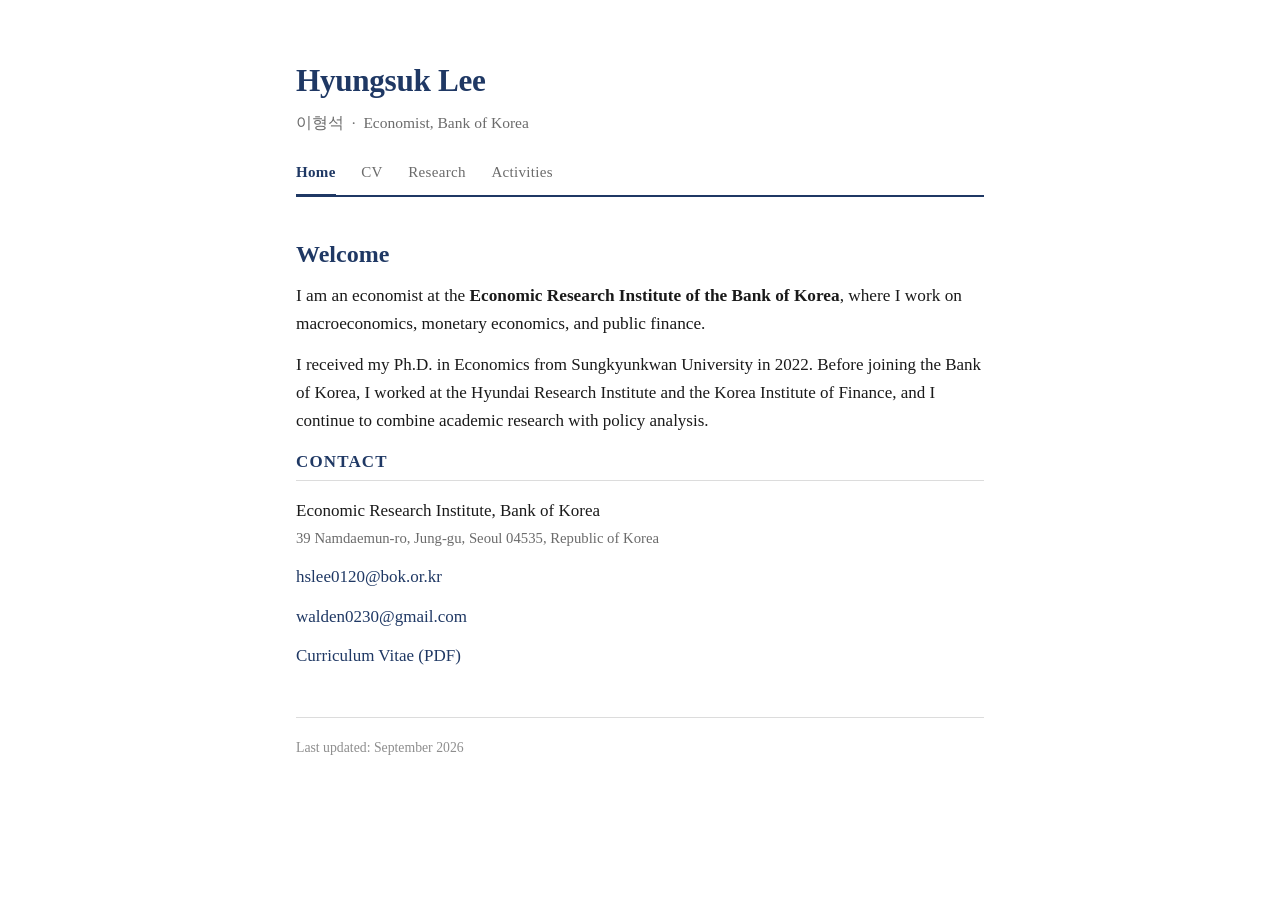
<file: index.html>
<!DOCTYPE html>
<html lang="en">
<head>
<meta charset="utf-8">
<meta name="viewport" content="width=device-width, initial-scale=1">
<title>Hyungsuk Lee — Economist, Bank of Korea</title>
<meta name="description" content="Hyungsuk Lee is an economist at the Economic Research Institute, Bank of Korea. Research in macroeconomics, monetary economics, and public finance.">
<link rel="stylesheet" href="style.css">
</head>
<body>

<header>
  <h1><a href="index.html">Hyungsuk Lee</a></h1>
  <p class="sub">이형석 &nbsp;·&nbsp; Economist, Bank of Korea</p>
  <nav>
    <a href="index.html" class="active">Home</a>
    <a href="cv.html">CV</a>
    <a href="research.html">Research</a>
    <a href="activities.html">Activities</a>
  </nav>
</header>

<main>

<section class="hero">
  <h2 class="welcome">Welcome</h2>
  <p class="lede">
    I am an economist at the <strong>Economic Research Institute of the Bank of Korea</strong>,
    where I work on macroeconomics, monetary economics, and public finance.
  </p>
  <p>
    I received my Ph.D. in Economics from Sungkyunkwan University in 2022. Before joining
    the Bank of Korea, I worked at the Hyundai Research Institute and the Korea Institute
    of Finance, and I continue to combine academic research with policy analysis.
  </p>
</section>



<section>
  <h2>Contact</h2>
  <ul class="plain">
    <li>Economic Research Institute, Bank of Korea<br>
      <span class="sub2">39 Namdaemun-ro, Jung-gu, Seoul 04535, Republic of Korea</span></li>
    <li><a href="mailto:hslee0120@bok.or.kr">hslee0120@bok.or.kr</a></li>
    <li><a href="mailto:walden0230@gmail.com">walden0230@gmail.com</a></li>
    <li><a href="cv/CV_HyungsukLee.pdf">Curriculum Vitae (PDF)</a></li>
  </ul>
</section>

</main>

<footer>
  <p>Last updated: September 2026</p>
</footer>

</body>
</html>
</file>
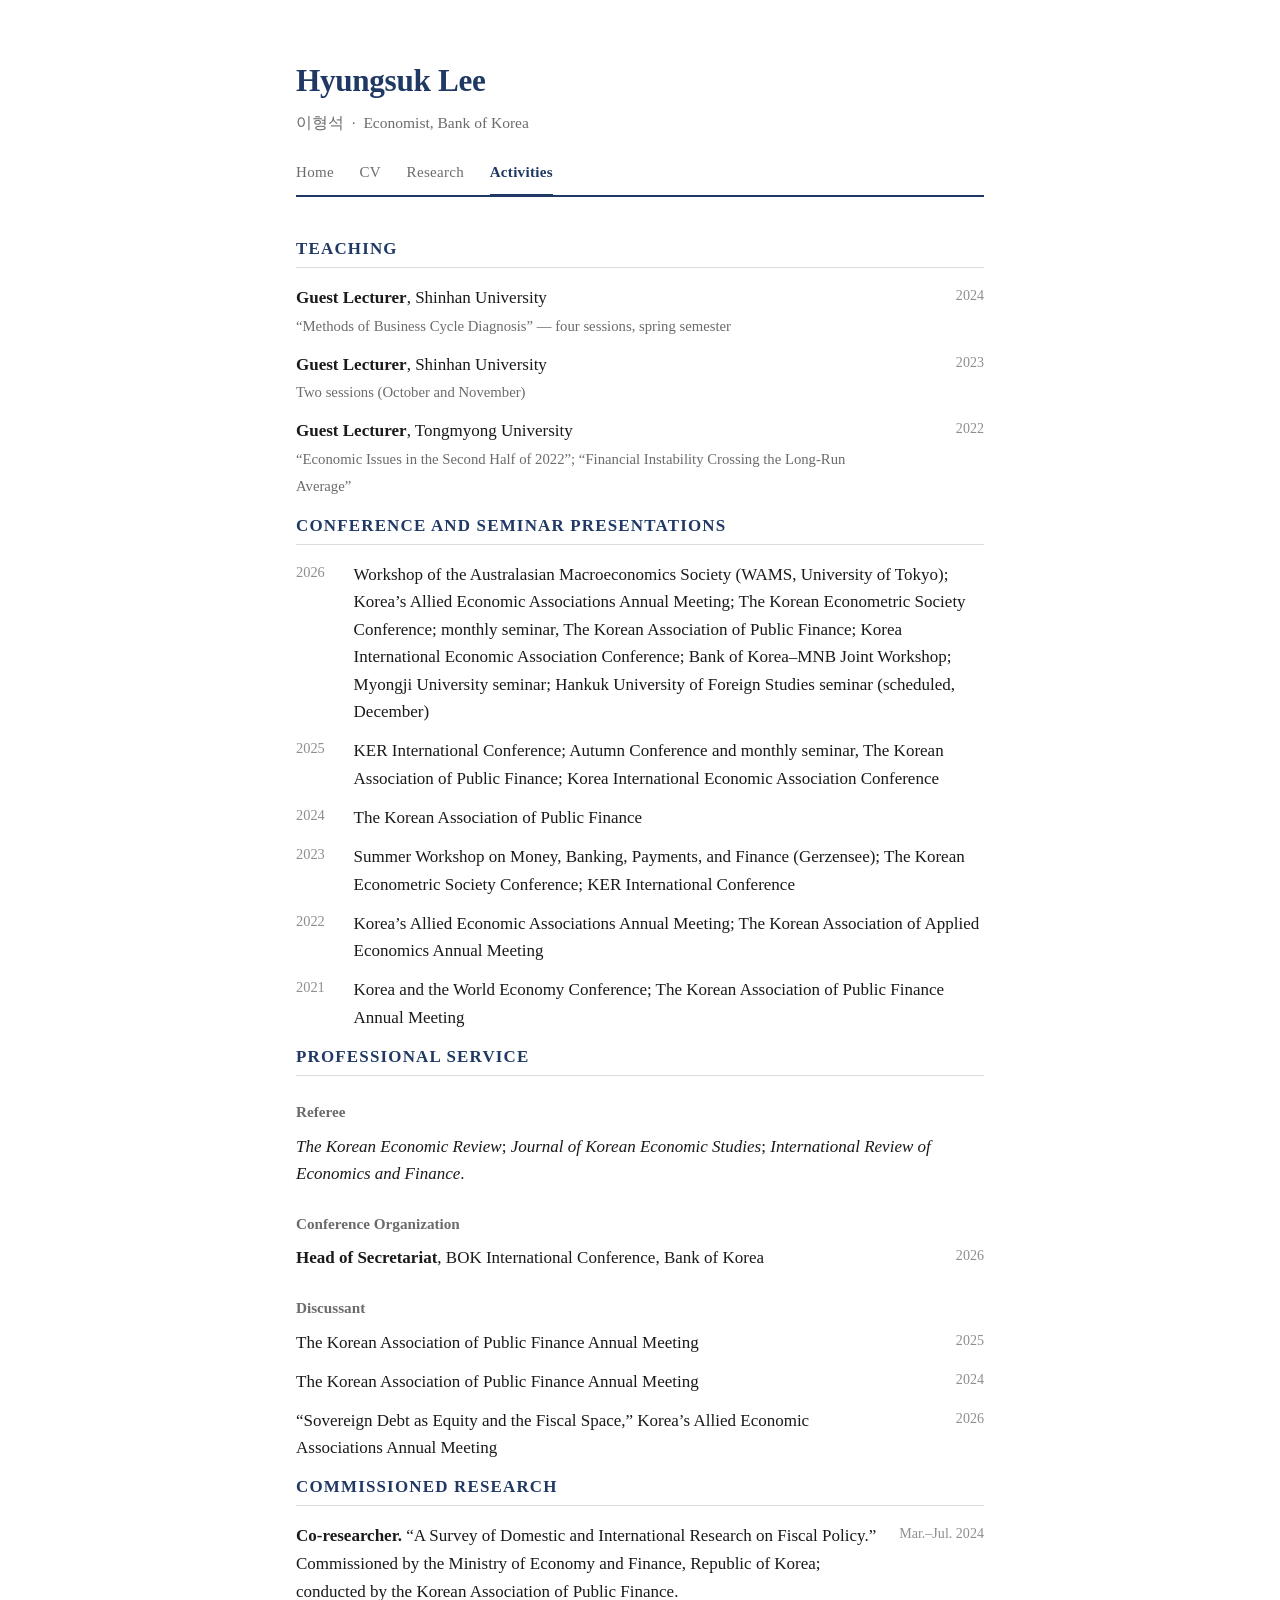
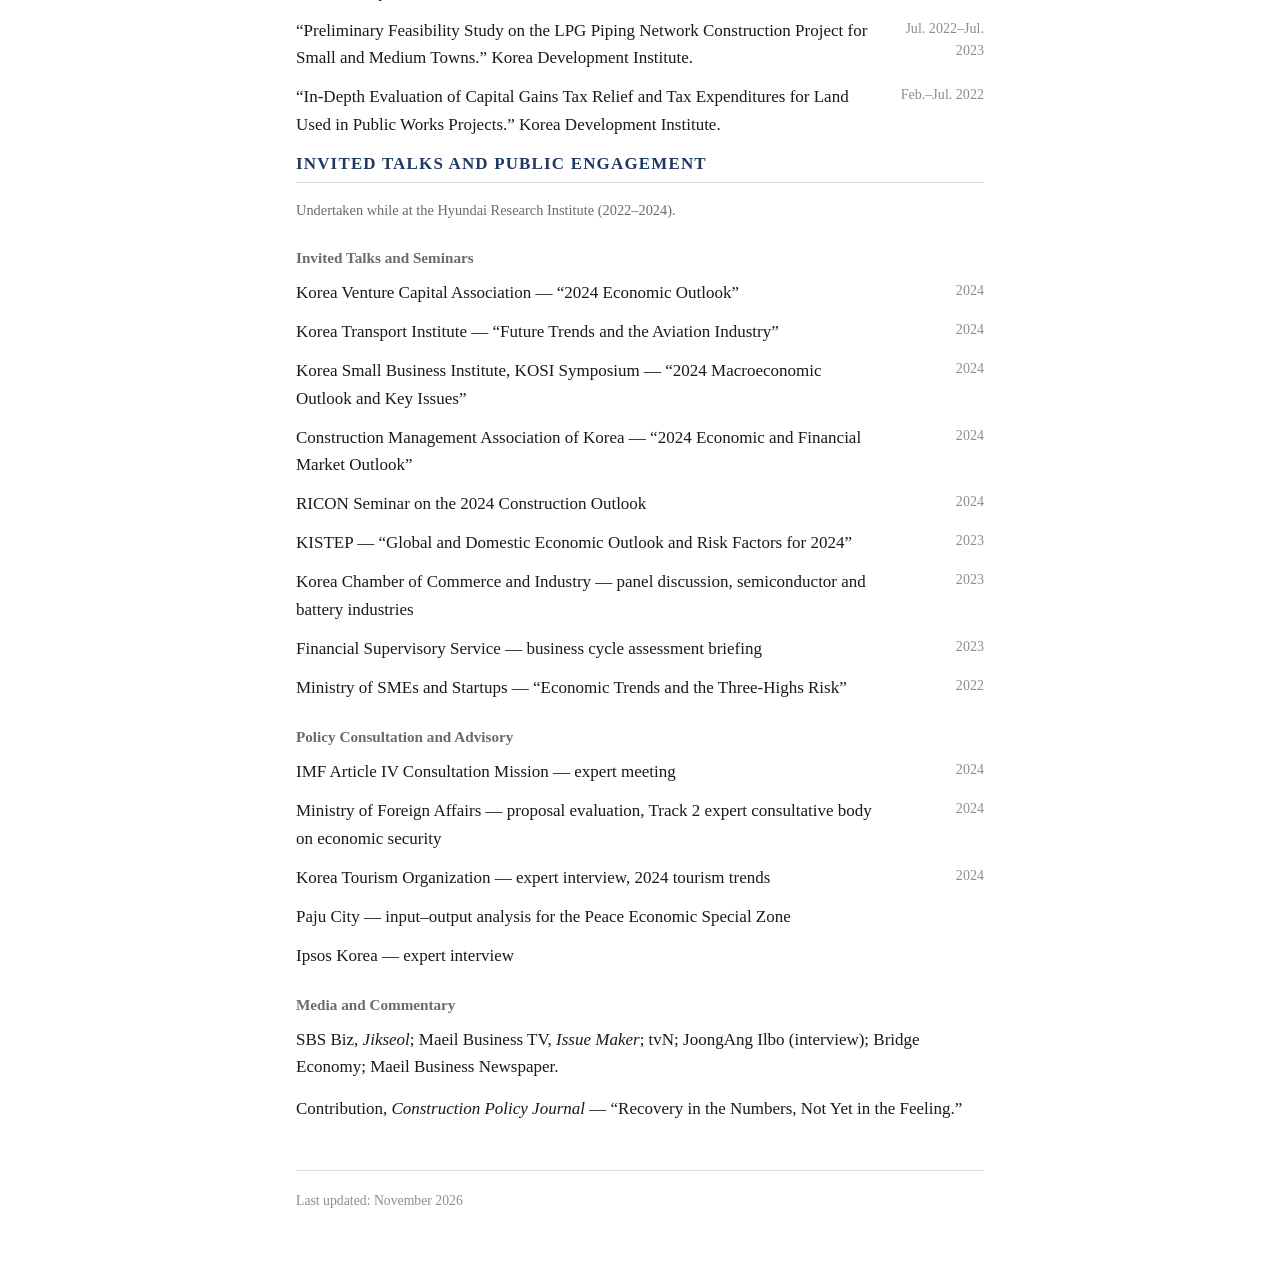
<file: activities.html>
<!DOCTYPE html>
<html lang="en">
<head>
<meta charset="utf-8">
<meta name="viewport" content="width=device-width, initial-scale=1">
<title>Activities — Hyungsuk Lee</title>
<meta name="description" content="Teaching, conference presentations, professional service, commissioned research, invited talks, and public engagement by Hyungsuk Lee.">
<link rel="stylesheet" href="style.css">
</head>
<body>

<header>
  <h1><a href="index.html">Hyungsuk Lee</a></h1>
  <p class="sub">이형석 &nbsp;·&nbsp; Economist, Bank of Korea</p>
  <nav>
    <a href="index.html">Home</a>
    <a href="cv.html">CV</a>
    <a href="research.html">Research</a>
    <a href="activities.html" class="active">Activities</a>
  </nav>
</header>

<main>

<section>
  <h2>Teaching</h2>
  <ul class="plain">
    <li><strong>Guest Lecturer</strong>, Shinhan University <span class="yr">2024</span><br>
      <span class="sub2">“Methods of Business Cycle Diagnosis” — four sessions, spring semester</span></li>
    <li><strong>Guest Lecturer</strong>, Shinhan University <span class="yr">2023</span><br>
      <span class="sub2">Two sessions (October and November)</span></li>
    <li><strong>Guest Lecturer</strong>, Tongmyong University <span class="yr">2022</span><br>
      <span class="sub2">“Economic Issues in the Second Half of 2022”;
      “Financial Instability Crossing the Long-Run Average”</span></li>
  </ul>
</section>

<section>
  <h2>Conference and Seminar Presentations</h2>
  <ul class="plain years">
    <li><span class="y">2026</span> Workshop of the Australasian Macroeconomics Society
      (WAMS, University of Tokyo); Korea’s Allied Economic Associations Annual Meeting;
      The Korean Econometric Society Conference;
      monthly seminar, The Korean Association of Public Finance;
      Korea International Economic Association Conference;
      Bank of Korea–MNB Joint Workshop; Myongji University seminar;
      Hankuk University of Foreign Studies seminar (scheduled, December)</li>
    <li><span class="y">2025</span> KER International Conference;
      Autumn Conference and monthly seminar, The Korean Association of Public Finance;
      Korea International Economic Association Conference</li>
    <li><span class="y">2024</span> The Korean Association of Public Finance</li>
    <li><span class="y">2023</span> Summer Workshop on Money, Banking, Payments, and Finance
      (Gerzensee); The Korean Econometric Society Conference; KER International Conference</li>
    <li><span class="y">2022</span> Korea’s Allied Economic Associations Annual Meeting;
      The Korean Association of Applied Economics Annual Meeting</li>
    <li><span class="y">2021</span> Korea and the World Economy Conference;
      The Korean Association of Public Finance Annual Meeting</li>
  </ul>
</section>

<section>
  <h2>Professional Service</h2>

  <h3>Referee</h3>
  <p><em>The Korean Economic Review</em>; <em>Journal of Korean Economic Studies</em>;
     <em>International Review of Economics and Finance</em>.</p>

  <h3>Conference Organization</h3>
  <ul class="plain">
    <li><strong>Head of Secretariat</strong>, BOK International Conference, Bank of Korea
      <span class="yr">2026</span></li>
  </ul>

  <h3>Discussant</h3>
  <ul class="plain">
    <li>The Korean Association of Public Finance Annual Meeting <span class="yr">2025</span></li>
    <li>The Korean Association of Public Finance Annual Meeting <span class="yr">2024</span></li>
    <li>“Sovereign Debt as Equity and the Fiscal Space,”
      Korea’s Allied Economic Associations Annual Meeting <span class="yr">2026</span></li>
  </ul>
</section>

<section>
  <h2>Commissioned Research</h2>
  <ul class="plain">
    <li><strong>Co-researcher.</strong> “A Survey of Domestic and International Research on
      Fiscal Policy.” Commissioned by the Ministry of Economy and Finance, Republic of Korea;
      conducted by the Korean Association of Public Finance.
      <span class="yr">Mar.–Jul. 2024</span></li>

    <li>“Preliminary Feasibility Study on the LPG Piping Network Construction Project for
      Small and Medium Towns.” Korea Development Institute.
      <span class="yr">Jul. 2022–Jul. 2023</span></li>

    <li>“In-Depth Evaluation of Capital Gains Tax Relief and Tax Expenditures for Land Used
      in Public Works Projects.” Korea Development Institute.
      <span class="yr">Feb.–Jul. 2022</span></li>
  </ul>
</section>

<section>
  <h2>Invited Talks and Public Engagement</h2>
  <p class="note">Undertaken while at the Hyundai Research Institute (2022–2024).</p>

  <h3>Invited Talks and Seminars</h3>
  <ul class="plain">
    <li>Korea Venture Capital Association — “2024 Economic Outlook” <span class="yr">2024</span></li>
    <li>Korea Transport Institute — “Future Trends and the Aviation Industry” <span class="yr">2024</span></li>
    <li>Korea Small Business Institute, KOSI Symposium — “2024 Macroeconomic Outlook and Key Issues” <span class="yr">2024</span></li>
    <li>Construction Management Association of Korea — “2024 Economic and Financial Market Outlook” <span class="yr">2024</span></li>
    <li>RICON Seminar on the 2024 Construction Outlook <span class="yr">2024</span></li>
    <li>KISTEP — “Global and Domestic Economic Outlook and Risk Factors for 2024” <span class="yr">2023</span></li>
    <li>Korea Chamber of Commerce and Industry — panel discussion, semiconductor and battery industries <span class="yr">2023</span></li>
    <li>Financial Supervisory Service — business cycle assessment briefing <span class="yr">2023</span></li>
    <li>Ministry of SMEs and Startups — “Economic Trends and the Three-Highs Risk” <span class="yr">2022</span></li>
  </ul>

  <h3>Policy Consultation and Advisory</h3>
  <ul class="plain">
    <li>IMF Article IV Consultation Mission — expert meeting <span class="yr">2024</span></li>
    <li>Ministry of Foreign Affairs — proposal evaluation, Track 2 expert consultative body on economic security <span class="yr">2024</span></li>
    <li>Korea Tourism Organization — expert interview, 2024 tourism trends <span class="yr">2024</span></li>
    <li>Paju City — input–output analysis for the Peace Economic Special Zone</li>
    <li>Ipsos Korea — expert interview</li>
  </ul>

  <h3>Media and Commentary</h3>
  <p>SBS Biz, <em>Jikseol</em>; Maeil Business TV, <em>Issue Maker</em>; tvN;
     JoongAng Ilbo (interview); Bridge Economy; Maeil Business Newspaper.</p>
  <p>Contribution, <em>Construction Policy Journal</em> —
     “Recovery in the Numbers, Not Yet in the Feeling.”</p>
</section>


</main>

<footer>
  <p>Last updated: November 2026</p>
</footer>

</body>
</html>
</file>
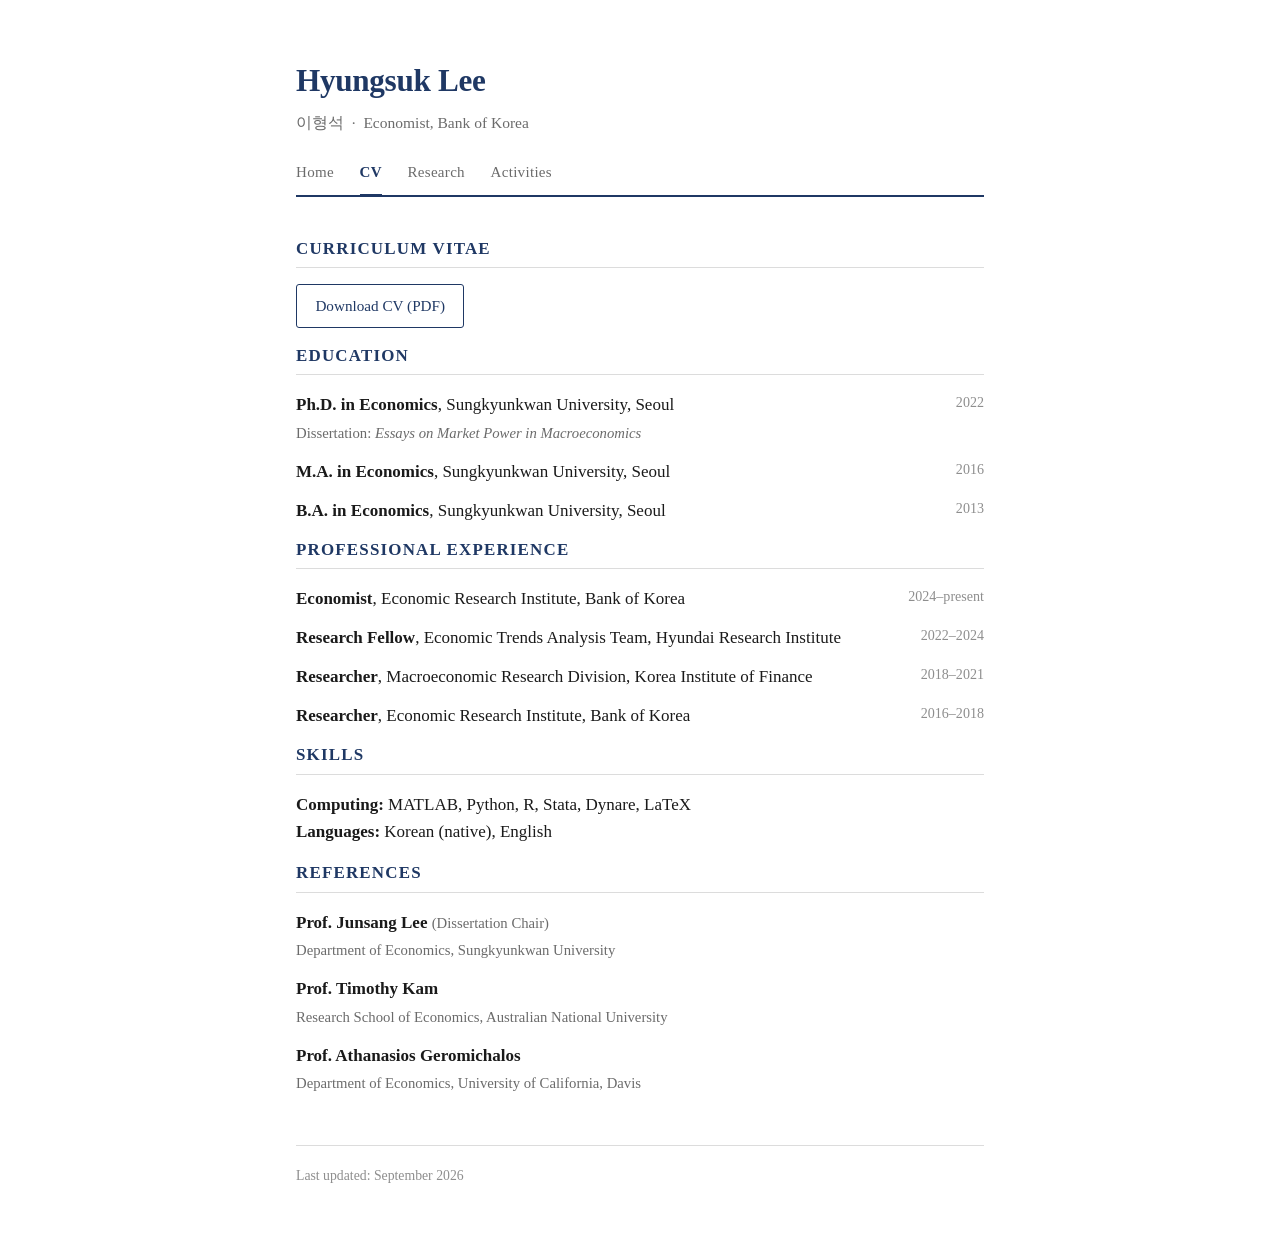
<file: cv.html>
<!DOCTYPE html>
<html lang="en">
<head>
<meta charset="utf-8">
<meta name="viewport" content="width=device-width, initial-scale=1">
<title>CV — Hyungsuk Lee</title>
<meta name="description" content="Curriculum vitae, education, and professional experience of Hyungsuk Lee, economist at the Bank of Korea.">
<link rel="stylesheet" href="style.css">
</head>
<body>

<header>
  <h1><a href="index.html">Hyungsuk Lee</a></h1>
  <p class="sub">이형석 &nbsp;·&nbsp; Economist, Bank of Korea</p>
  <nav>
    <a href="index.html">Home</a>
    <a href="cv.html" class="active">CV</a>
    <a href="research.html">Research</a>
    <a href="activities.html">Activities</a>
  </nav>
</header>

<main>

<section>
  <h2>Curriculum Vitae</h2>
  <p class="cvbtn"><a href="cv/CV_HyungsukLee.pdf">Download CV (PDF)</a></p>
</section>


<section>
  <h2>Education</h2>
  <ul class="plain">
    <li><strong>Ph.D. in Economics</strong>, Sungkyunkwan University, Seoul <span class="yr">2022</span><br>
      <span class="sub2">Dissertation: <em>Essays on Market Power in Macroeconomics</em></span></li>
    <li><strong>M.A. in Economics</strong>, Sungkyunkwan University, Seoul <span class="yr">2016</span></li>
    <li><strong>B.A. in Economics</strong>, Sungkyunkwan University, Seoul <span class="yr">2013</span></li>
  </ul>
</section>

<section>
  <h2>Professional Experience</h2>
  <ul class="plain">
    <li><strong>Economist</strong>, Economic Research Institute, Bank of Korea <span class="yr">2024–present</span></li>
    <li><strong>Research Fellow</strong>, Economic Trends Analysis Team, Hyundai Research Institute <span class="yr">2022–2024</span></li>
    <li><strong>Researcher</strong>, Macroeconomic Research Division, Korea Institute of Finance <span class="yr">2018–2021</span></li>
    <li><strong>Researcher</strong>, Economic Research Institute, Bank of Korea <span class="yr">2016–2018</span></li>
  </ul>
</section>

<section>
  <h2>Skills</h2>
  <p><strong>Computing:</strong> MATLAB, Python, R, Stata, Dynare, LaTeX<br>
     <strong>Languages:</strong> Korean (native), English</p>
</section>

<section>
  <h2>References</h2>
  <ul class="plain">
    <li><strong>Prof. Junsang Lee</strong> <span class="sub2">(Dissertation Chair)</span><br>
      <span class="sub2">Department of Economics, Sungkyunkwan University</span></li>
    <li><strong>Prof. Timothy Kam</strong><br>
      <span class="sub2">Research School of Economics, Australian National University</span></li>
    <li><strong>Prof. Athanasios Geromichalos</strong><br>
      <span class="sub2">Department of Economics, University of California, Davis</span></li>
  </ul>
</section>

</main>

<footer>
  <p>Last updated: September 2026</p>
</footer>

</body>
</html>
</file>
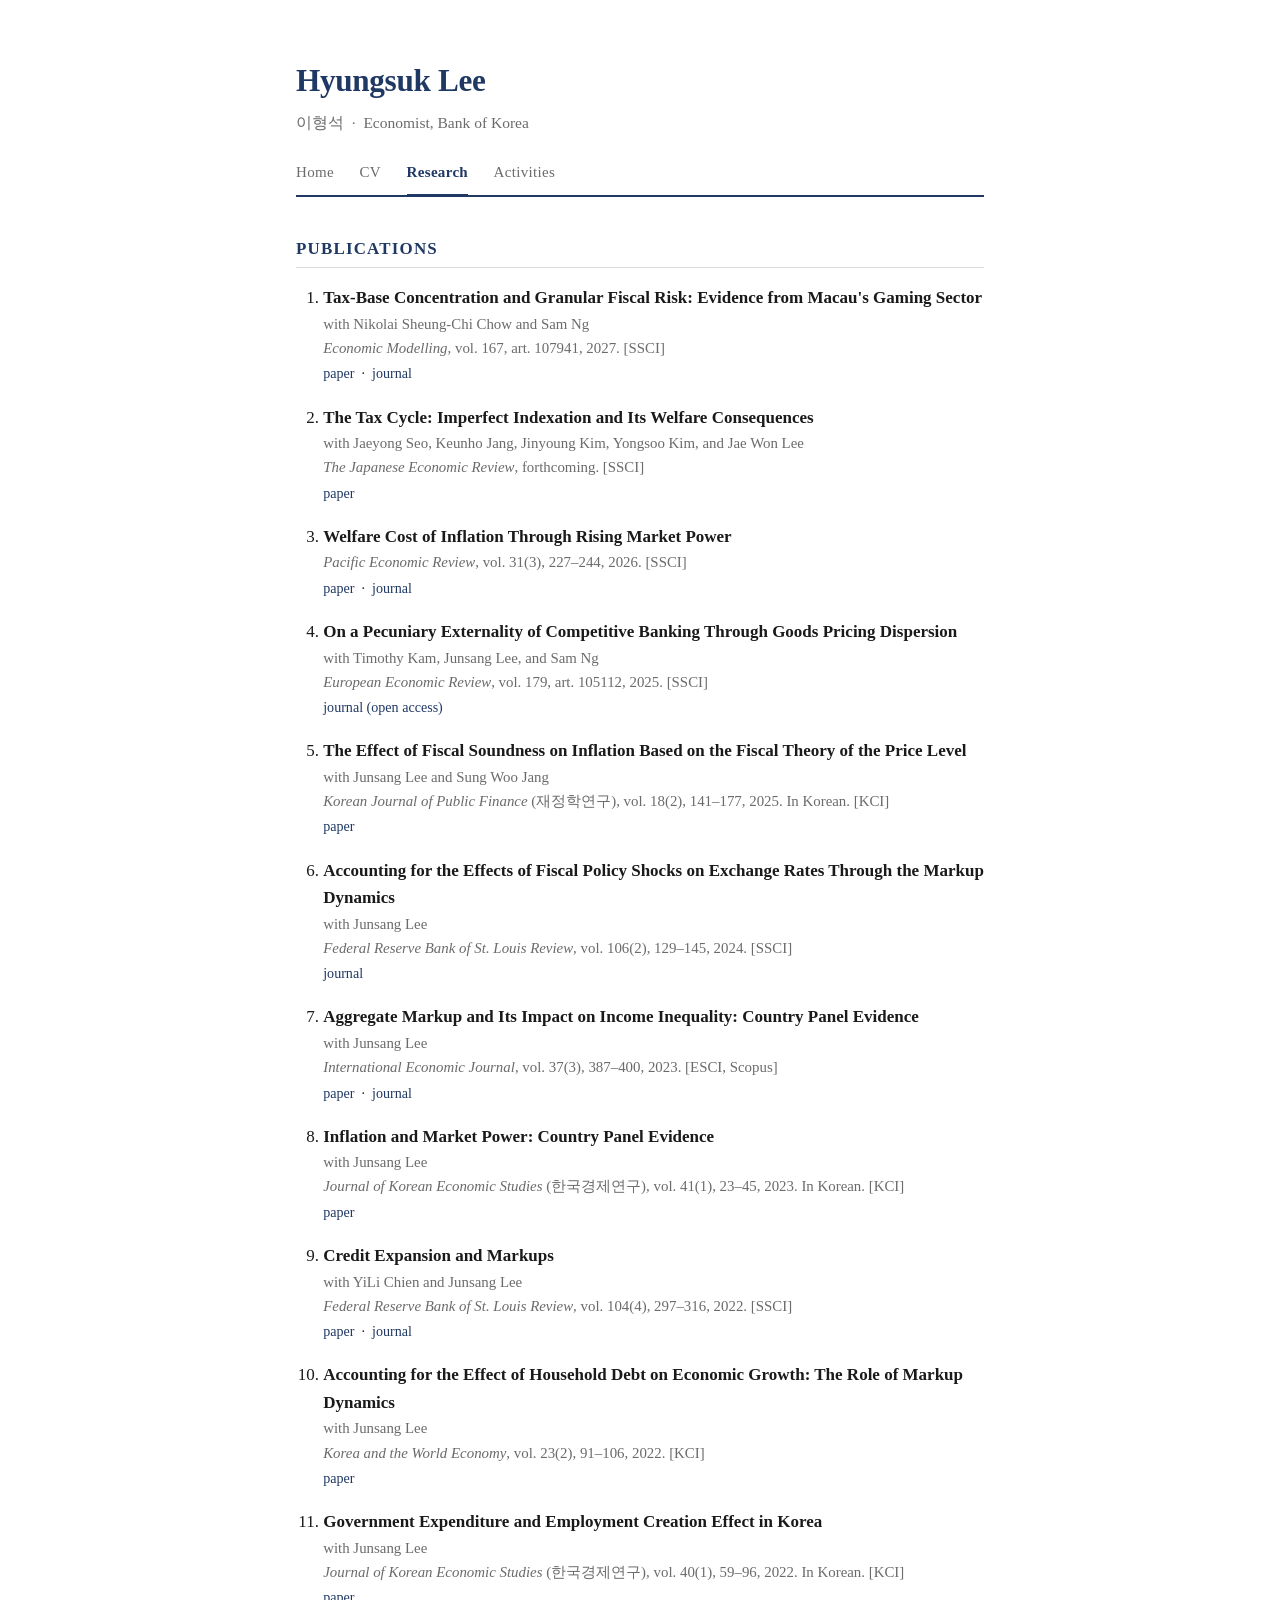
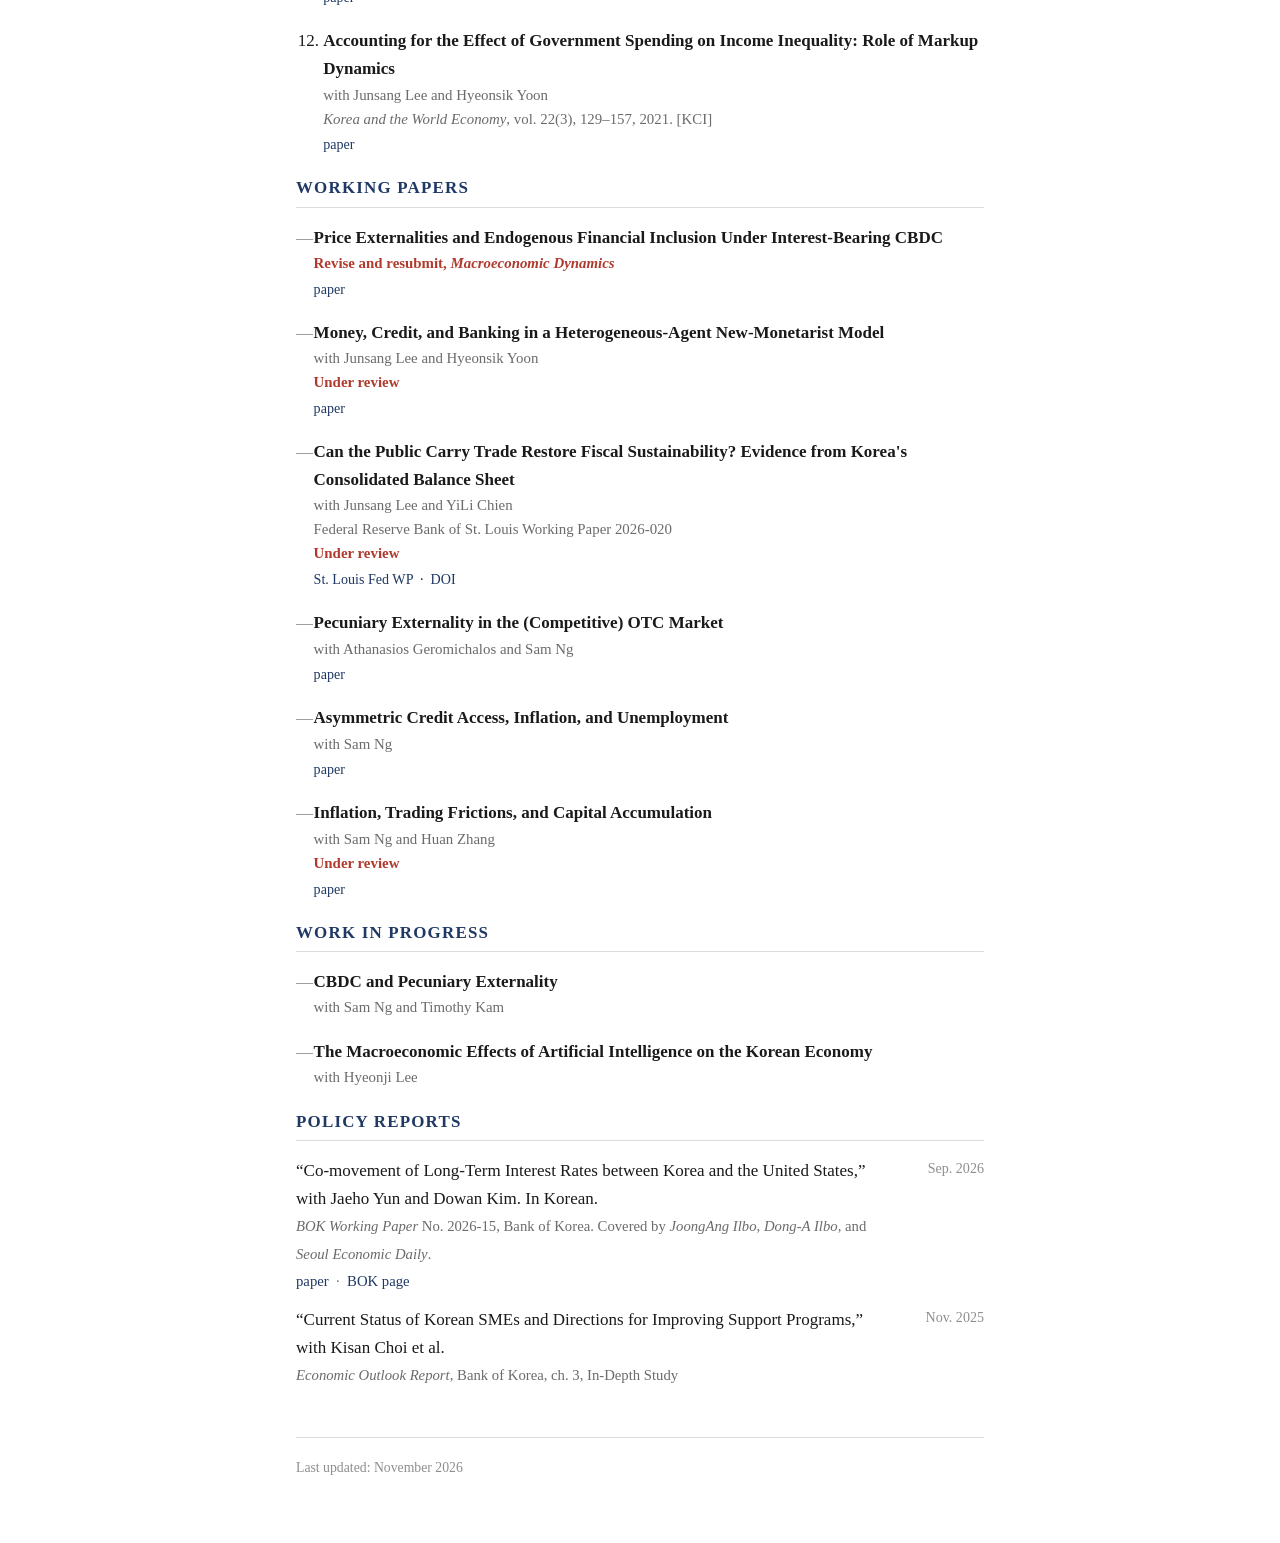
<file: research.html>
<!DOCTYPE html>
<html lang="en">
<head>
<meta charset="utf-8">
<meta name="viewport" content="width=device-width, initial-scale=1">
<title>Research — Hyungsuk Lee</title>
<meta name="description" content="Publications, working papers, and policy reports by Hyungsuk Lee.">
<link rel="stylesheet" href="style.css">
</head>
<body>

<header>
  <h1><a href="index.html">Hyungsuk Lee</a></h1>
  <p class="sub">이형석 &nbsp;·&nbsp; Economist, Bank of Korea</p>
  <nav>
    <a href="index.html">Home</a>
    <a href="cv.html">CV</a>
    <a href="research.html" class="active">Research</a>
    <a href="activities.html">Activities</a>
  </nav>
</header>

<main>

<section>
  <h2>Publications</h2>
  <ol class="papers">

    <li>
      <span class="ttl">Tax-Base Concentration and Granular Fiscal Risk: Evidence from Macau's Gaming Sector</span>
      <span class="co">with Nikolai Sheung-Chi Chow and Sam Ng</span>
      <span class="ven"><em>Economic Modelling</em>, vol.&nbsp;167, art.&nbsp;107941, 2027. [SSCI]</span>
      <span class="act"><a href="papers/macau-granular-fiscal-risk.pdf">paper</a> &nbsp;·&nbsp; <a href="https://doi.org/10.1016/j.econmod.2026.107941">journal</a></span>
    </li>

    <li>
      <span class="ttl">The Tax Cycle: Imperfect Indexation and Its Welfare Consequences</span>
      <span class="co">with Jaeyong Seo, Keunho Jang, Jinyoung Kim, Yongsoo Kim, and Jae Won Lee</span>
      <span class="ven"><em>The Japanese Economic Review</em>, forthcoming. [SSCI]</span>
      <span class="act"><a href="papers/tax-cycle.pdf">paper</a></span>
    </li>

    <li>
      <span class="ttl">Welfare Cost of Inflation Through Rising Market Power</span>
      <span class="ven"><em>Pacific Economic Review</em>, vol.&nbsp;31(3), 227–244, 2026. [SSCI]</span>
      <span class="act"><a href="https://www.dropbox.com/scl/fi/5ra5z39kbdcd1o228cymg/Welfare_Cost_of_Inflation_Through_Rising_Market_Power.pdf?rlkey=kk8mrf1pe8jqnirnt53msbani&amp;dl=0">paper</a> &nbsp;·&nbsp; <a href="https://doi.org/10.1111/1468-0106.70021">journal</a></span>
    </li>

    <li>
      <span class="ttl">On a Pecuniary Externality of Competitive Banking Through Goods Pricing Dispersion</span>
      <span class="co">with Timothy Kam, Junsang Lee, and Sam Ng</span>
      <span class="ven"><em>European Economic Review</em>, vol.&nbsp;179, art.&nbsp;105112, 2025. [SSCI]</span>
      <span class="act"><a href="https://doi.org/10.1016/j.euroecorev.2025.105112">journal (open access)</a></span>
    </li>

    <li>
      <span class="ttl">The Effect of Fiscal Soundness on Inflation Based on the Fiscal Theory of the Price Level</span>
      <span class="co">with Junsang Lee and Sung Woo Jang</span>
      <span class="ven"><em>Korean Journal of Public Finance</em> (재정학연구), vol.&nbsp;18(2), 141–177, 2025. In Korean. [KCI]</span>
      <span class="act"><a href="papers/fiscal-soundness-inflation-ftpl.pdf">paper</a></span>
    </li>

    <li>
      <span class="ttl">Accounting for the Effects of Fiscal Policy Shocks on Exchange Rates Through the Markup Dynamics</span>
      <span class="co">with Junsang Lee</span>
      <span class="ven"><em>Federal Reserve Bank of St.&nbsp;Louis Review</em>, vol.&nbsp;106(2), 129–145, 2024. [SSCI]</span>
      <span class="act"><a href="https://doi.org/10.20955/r.106.129-45">journal</a></span>
    </li>

    <li>
      <span class="ttl">Aggregate Markup and Its Impact on Income Inequality: Country Panel Evidence</span>
      <span class="co">with Junsang Lee</span>
      <span class="ven"><em>International Economic Journal</em>, vol.&nbsp;37(3), 387–400, 2023. [ESCI, Scopus]</span>
      <span class="act"><a href="https://www.dropbox.com/scl/fi/44iqimex0hdzszud1yfeg/2023-Aggregate-Markup-and-Its-Impact-on-Income-Inequality-Country-Panel-Evidence-International-Economic-Journal.pdf?rlkey=jkdxw4p5yanebcj2zpqviolll&amp;dl=0">paper</a> &nbsp;·&nbsp; <a href="https://doi.org/10.1080/10168737.2023.2239204">journal</a></span>
    </li>

    <li>
      <span class="ttl">Inflation and Market Power: Country Panel Evidence</span>
      <span class="co">with Junsang Lee</span>
      <span class="ven"><em>Journal of Korean Economic Studies</em> (한국경제연구), vol.&nbsp;41(1), 23–45, 2023. In Korean. [KCI]</span>
      <span class="act"><a href="https://www.dropbox.com/scl/fi/rvsbj8rg5w7ttznd0erou/2023-Inflation-and-Market-Power-Country-Panel-Evidence-Journal-of-Korean-Economic-Studies.pdf?rlkey=6tqgprr5re7h3xv5onqp1oq9x&amp;dl=0">paper</a></span>
    </li>

    <li>
      <span class="ttl">Credit Expansion and Markups</span>
      <span class="co">with YiLi Chien and Junsang Lee</span>
      <span class="ven"><em>Federal Reserve Bank of St.&nbsp;Louis Review</em>, vol.&nbsp;104(4), 297–316, 2022. [SSCI]</span>
      <span class="act"><a href="https://www.dropbox.com/scl/fi/02zm9eot9w4istgy14dw5/2022-Credit-Expansion-and-Markups-Federal-Reserve-Bank-of-St.-Louis-Review.pdf?rlkey=5n30wfk5r2x2v5gskgdqf1mwg&amp;dl=0">paper</a> &nbsp;·&nbsp; <a href="https://doi.org/10.20955/r.104.297-316">journal</a></span>
    </li>

    <li>
      <span class="ttl">Accounting for the Effect of Household Debt on Economic Growth: The Role of Markup Dynamics</span>
      <span class="co">with Junsang Lee</span>
      <span class="ven"><em>Korea and the World Economy</em>, vol.&nbsp;23(2), 91–106, 2022. [KCI]</span>
      <span class="act"><a href="https://www.dropbox.com/scl/fi/nwvdr4g5fhglusqg973ib/2022-Accounting-for-the-Effect-of-Household-Debt-on-Economic-Growth-KWE.pdf?rlkey=mah8s6zih6mm97soztyjn0thy&amp;dl=0">paper</a></span>
    </li>

    <li>
      <span class="ttl">Government Expenditure and Employment Creation Effect in Korea</span>
      <span class="co">with Junsang Lee</span>
      <span class="ven"><em>Journal of Korean Economic Studies</em> (한국경제연구), vol.&nbsp;40(1), 59–96, 2022. In Korean. [KCI]</span>
      <span class="act"><a href="https://www.dropbox.com/scl/fi/31a6zr0a5fkqk1t7d19sz/2022.pdf?rlkey=cvjhr12asm8z4uz8fvivysays&amp;dl=0">paper</a></span>
    </li>

    <li>
      <span class="ttl">Accounting for the Effect of Government Spending on Income Inequality: Role of Markup Dynamics</span>
      <span class="co">with Junsang Lee and Hyeonsik Yoon</span>
      <span class="ven"><em>Korea and the World Economy</em>, vol.&nbsp;22(3), 129–157, 2021. [KCI]</span>
      <span class="act"><a href="https://www.dropbox.com/scl/fi/vrrcsun12knhz0dgqjsdv/2021-Accounting-for-the-Effect-of-Government-Spending-on-Income-Inequality-Role-of-Markup-Dynamics-KWE.pdf?rlkey=3zj04prg4mntbfsx1tvqc9b9l&amp;dl=0">paper</a></span>
    </li>

  </ol>
</section>

<section>
  <h2>Working Papers</h2>
  <ul class="papers">

    <li>
      <span class="ttl">Price Externalities and Endogenous Financial Inclusion Under Interest-Bearing CBDC</span>
      <span class="st">Revise and resubmit, <em>Macroeconomic Dynamics</em></span>
      <span class="act"><a href="papers/cbdc-financial-inclusion.pdf">paper</a></span>
    </li>

    <li>
      <span class="ttl">Money, Credit, and Banking in a Heterogeneous-Agent New-Monetarist Model</span>
      <span class="co">with Junsang Lee and Hyeonsik Yoon</span>
      <span class="st">Under review</span>
      <span class="act"><a href="papers/money-credit-banking-ha.pdf">paper</a></span>
    </li>

    <li>
      <span class="ttl">Can the Public Carry Trade Restore Fiscal Sustainability? Evidence from Korea's Consolidated Balance Sheet</span>
      <span class="co">with Junsang Lee and YiLi Chien</span>
      <span class="ven">Federal Reserve Bank of St.&nbsp;Louis Working Paper 2026-020</span>
      <span class="st">Under review</span>
      <span class="act"><a href="https://fraser.stlouisfed.org/files/docs/publications/frbsl_wp/2026-020.pdf">St.&nbsp;Louis Fed WP</a> &nbsp;·&nbsp; <a href="https://doi.org/10.20955/wp.2026.020">DOI</a></span>
    </li>

    <li>
      <span class="ttl">Pecuniary Externality in the (Competitive) OTC Market</span>
      <span class="co">with Athanasios Geromichalos and Sam Ng</span>
      <span class="act"><a href="papers/competitive-otc-pecuniary-externality.pdf">paper</a></span>
    </li>

    <li>
      <span class="ttl">Asymmetric Credit Access, Inflation, and Unemployment</span>
      <span class="co">with Sam Ng</span>
      <span class="act"><a href="papers/asymmetric-credit-access.pdf">paper</a></span>
    </li>

    <li>
      <span class="ttl">Inflation, Trading Frictions, and Capital Accumulation</span>
      <span class="co">with Sam Ng and Huan Zhang</span>
      <span class="st">Under review</span>
      <span class="act"><a href="papers/inflation-trading-frictions-capital.pdf">paper</a></span>
    </li>

  </ul>
</section>

<section>
  <h2>Work in Progress</h2>
  <ul class="papers">

    <li>
      <span class="ttl">CBDC and Pecuniary Externality</span>
      <span class="co">with Sam Ng and Timothy Kam</span>
    </li>

    <li>
      <span class="ttl">The Macroeconomic Effects of Artificial Intelligence on the Korean Economy</span>
      <span class="co">with Hyeonji Lee</span>
    </li>

  </ul>
</section>

<section>
  <h2>Policy Reports</h2>
  <ul class="plain">
    <li>“Co-movement of Long-Term Interest Rates between Korea and the United States,”
      with Jaeho Yun and Dowan Kim. In Korean.<br>
      <span class="sub2"><em>BOK Working Paper</em> No.&nbsp;2026-15, Bank of Korea.
      Covered by <em>JoongAng Ilbo</em>, <em>Dong-A Ilbo</em>, and <em>Seoul Economic Daily</em>.</span>
      <span class="yr">Sep. 2026</span><br>
      <span class="sub2"><a href="https://www.bok.or.kr/fileSrc/imerEng/3d6f334849e642e4a751a5eeab0f05a5/1/2220ba61e6f945e3a7505f7925b8a8d2.pdf">paper</a> &nbsp;·&nbsp; <a href="https://www.bok.or.kr/imerEng/bbs/B0000196/view.do?menuNo=600341&amp;nttId=11064888&amp;programType=rsrchrDataEng&amp;relate=Y&amp;depth=600341">BOK page</a></span></li>
    <li>“Current Status of Korean SMEs and Directions for Improving Support Programs,”
      with Kisan Choi et al.<br>
      <span class="sub2"><em>Economic Outlook Report</em>, Bank of Korea, ch.&nbsp;3, In-Depth Study</span>
      <span class="yr">Nov. 2025</span></li>
  </ul>
</section>

</main>

<footer>
  <p>Last updated: November 2026</p>
</footer>

</body>
</html>
</file>
<file: style.css>
/* Hyungsuk Lee — personal academic site */

:root {
  --ink:      #1a1a1a;
  --muted:    #6b6b6b;
  --faint:    #8e8e8e;
  --accent:   #1f3864;
  --rule:     #dcdcdc;
  --bg:       #ffffff;
  --status:   #b03a2e;
  --maxw:     46rem;
}

@media (prefers-color-scheme: dark) {
  :root {
    --ink:    #e6e6e6;
    --muted:  #a6a6a6;
    --faint:  #8e8e8e;
    --accent: #9db8e0;
    --rule:   #3a3a3a;
    --bg:     #16181c;
    --status: #e08b7f;
  }
}

* { box-sizing: border-box; }

html { -webkit-text-size-adjust: 100%; }

body {
  margin: 0 auto;
  padding: 3.5rem 1.5rem 4rem;
  max-width: var(--maxw);
  background: var(--bg);
  color: var(--ink);
  font-family: "Iowan Old Style", "Palatino Linotype", Palatino, Georgia, serif;
  font-size: 17px;
  line-height: 1.62;
}

a {
  color: var(--accent);
  text-decoration: none;
  border-bottom: 1px solid transparent;
}
a:hover { border-bottom-color: var(--accent); }

/* ---------- header ---------- */
header {
  margin-bottom: 2.4rem;
  padding-bottom: 0;
  border-bottom: 2px solid var(--accent);
}

header h1 {
  margin: 0;
  font-size: 1.95rem;
  font-weight: 600;
  letter-spacing: -0.01em;
}
header h1 a { color: var(--accent); border: 0; }

header .sub {
  margin: 0.2rem 0 1.1rem;
  color: var(--muted);
  font-size: 0.97rem;
}

nav {
  display: flex;
  flex-wrap: wrap;
  gap: 1.6rem;
  margin-bottom: -1px;
}

nav a {
  padding: 0.45rem 0 0.6rem;
  font-size: 0.94rem;
  letter-spacing: 0.02em;
  color: var(--muted);
  border-bottom: 2px solid transparent;
}
nav a:hover { color: var(--accent); border-bottom-color: var(--rule); }
nav a.active {
  color: var(--accent);
  font-weight: 600;
  border-bottom-color: var(--accent);
}

/* ---------- home hero ---------- */
.hero .welcome {
  border: 0;
  padding: 0;
  margin-bottom: 0.5rem;
  font-size: 1.5rem;
  font-weight: 600;
  letter-spacing: 0;
  text-transform: none;
}
.hero .lede {
  font-size: 1.08rem;
  color: var(--ink);
}

.cvbtn a {
  display: inline-block;
  padding: 0.55rem 1.15rem;
  border: 1px solid var(--accent);
  border-radius: 3px;
  color: var(--accent);
  font-size: 0.95rem;
}
.cvbtn a:hover { background: var(--accent); color: var(--bg); }

.sub2 { color: var(--muted); font-size: 0.92rem; }


h2 {
  margin: 0 0 1rem;
  padding-bottom: 0.3rem;
  font-size: 1.06rem;
  font-weight: 600;
  letter-spacing: 0.07em;
  text-transform: uppercase;
  color: var(--accent);
  border-bottom: 1px solid var(--rule);
}

h3 {
  margin: 1.5rem 0 0.5rem;
  font-size: 0.95rem;
  font-weight: 600;
  color: var(--muted);
}

p { margin: 0 0 0.85rem; }

/* ---------- paper lists ---------- */
ol.papers, ul.papers {
  margin: 0;
  padding-left: 1.7rem;
}
ul.papers { list-style: none; padding-left: 0; }

.papers li {
  margin-bottom: 1.15rem;
  padding-left: 0;
}

ul.papers li {
  padding-left: 1.1rem;
  position: relative;
}
ul.papers li::before {
  content: "—";
  position: absolute;
  left: 0;
  color: var(--faint);
}

.papers .ttl {
  display: block;
  font-weight: 600;
}

.papers .co,
.papers .ven,
.papers .act,
.papers .st {
  display: block;
  font-size: 0.93rem;
}

.papers .co  { color: var(--muted); }
.papers .ven { color: var(--muted); }
.papers .act { margin-top: 0.15rem; font-size: 0.88rem; }
.papers .st  { color: var(--status); font-weight: 600; }

/* ---------- plain lists ---------- */
ul.plain {
  margin: 0;
  padding: 0;
  list-style: none;
}

ul.plain li {
  margin-bottom: 0.72rem;
  padding-right: 6.5rem;
  position: relative;
}

ul.plain .yr {
  position: absolute;
  right: 0;
  top: 0;
  width: 6rem;
  text-align: right;
  color: var(--faint);
  font-size: 0.88rem;
}

ul.plain .sub {
  color: var(--muted);
  font-size: 0.93rem;
}

/* year-prefixed presentation list */
ul.years li { padding-right: 0; padding-left: 3.6rem; }
ul.years .y {
  position: absolute;
  left: 0;
  top: 0;
  color: var(--faint);
  font-size: 0.9rem;
  font-variant-numeric: tabular-nums;
}

.note {
  margin-top: 0.9rem;
  color: var(--muted);
  font-size: 0.9rem;
}

/* ---------- footer ---------- */
footer {
  margin-top: 3rem;
  padding-top: 1.2rem;
  border-top: 1px solid var(--rule);
  color: var(--faint);
  font-size: 0.86rem;
}
footer p { margin: 0; }

/* ---------- responsive ---------- */
@media (max-width: 34rem) {
  body { padding: 2.25rem 1.15rem 3rem; font-size: 16px; }
  header h1 { font-size: 1.62rem; }
  nav { gap: 1.1rem; }
  nav a { font-size: 0.9rem; }

  ul.plain li { padding-right: 0; }
  ul.plain .yr {
    position: static;
    display: block;
    width: auto;
    text-align: left;
  }
  ul.years li { padding-left: 0; }
  ul.years .y { position: static; display: block; font-weight: 600; }
}

@media print {
  body { max-width: none; font-size: 11pt; }
  a { color: inherit; border: 0; }
  section { page-break-inside: avoid; }
}

/* ---------- reports list ---------- */
ul.reports { margin: 0; padding: 0; list-style: none; }
ul.reports li { margin-bottom: 0.85rem; }
ul.reports .kt { display: block; }
ul.reports .meta {
  display: block;
  color: var(--muted);
  font-size: 0.87rem;
}
ul.reports .meta strong { color: var(--ink); font-weight: 600; }

/* ---------- media list ---------- */
ul.media { margin: 0; padding: 0; list-style: none; }
ul.media li { margin-bottom: 0.95rem; }
ul.media .mt { display: block; }
ul.media .mm {
  display: block;
  color: var(--muted);
  font-size: 0.88rem;
}

.dt { color: var(--faint); margin-left: 0.45rem; font-variant-numeric: tabular-nums; }
</file>
